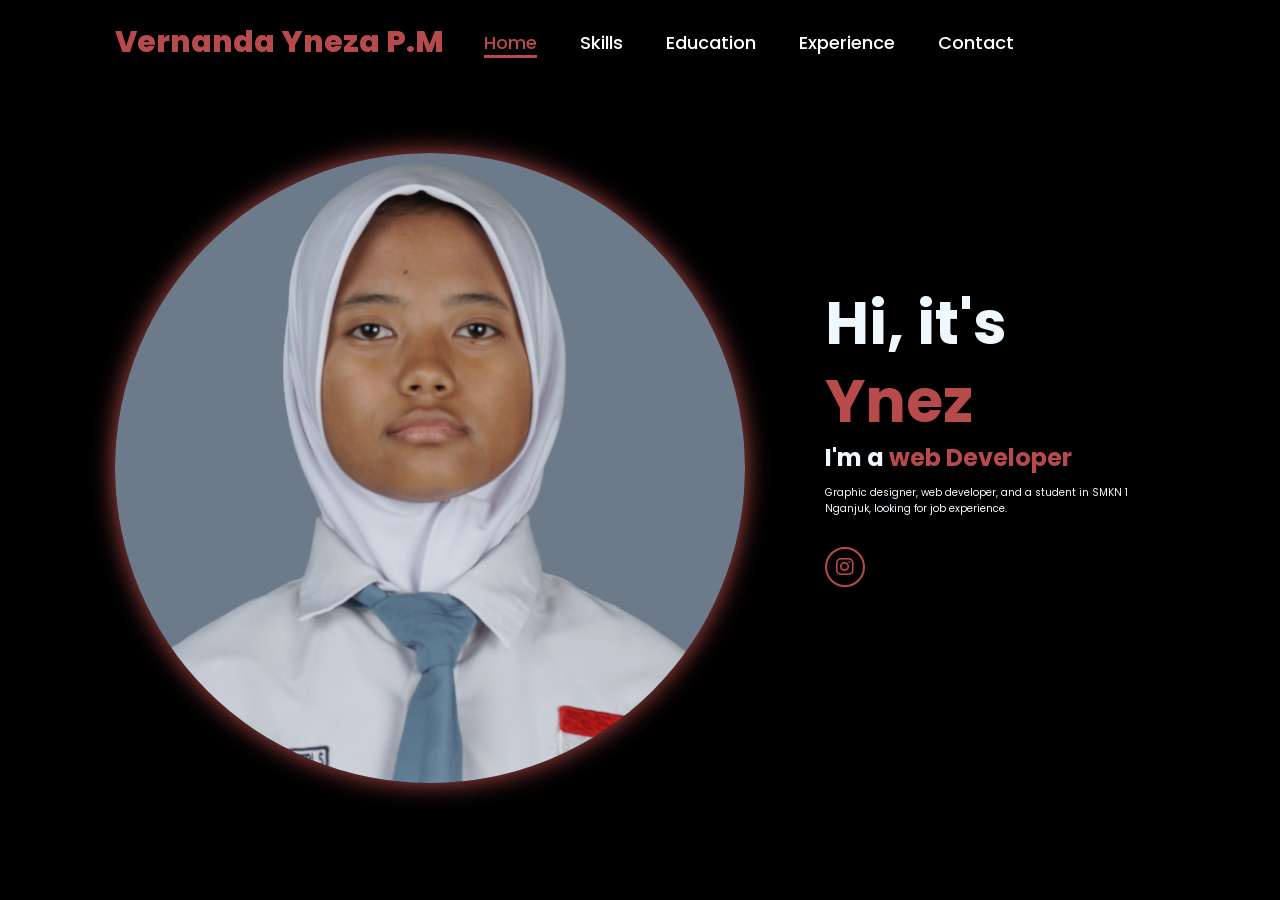
<file: index.html>
<!DOCTYPE html>
<html lang="en">
    <head>
        <meta charset="utf-8">
        <meta name="viewport" content="width=device-width, initial-scale=1">
        <title>Portofolio</title>
        <link rel="stylesheet" href="https://cdnjs.cloudflare.com/ajax/libs/font-awesome/6.5.2/css/all.min.css">
        <link rel="stylesheet" href="style.css">
        <link rel="stylesheet" href="Skills.html">
    </head>
    <body>
        <header>
            <a href="#" class="logo">Vernanda Yneza P.M</a>

            <nav>
                <a href="#" class="active">Home</a>
                <a href="Skills.html">Skills</a>
                <a href="education.html">Education</a>
                <a href="experience.html">Experience</a>
                <a href="contact.html">Contact</a>
            </nav>
        </header>
        <section class="home">
            <div class="home-img">
                <img src="DSC03709.JPG" alt="profil">
            </div>
            <div class="home-content">
                <h1>Hi, it's <span>Ynez</span></h1>
                <h3 class="typing-text">I'm a <span></span></h3>
                <p>Graphic designer, web developer, and a student in SMKN 1 Nganjuk, looking for job experience.</p>
                <div class="social-icons">
                    <div class="social-icons">
                        <a href="https://www.instagram.com/ynezz666/">
                            <i class="fab fa-instagram"></i>
                        </a>
                    </div>
                </div>
                
            </div>
        </section>
    </body>
</html>
</file>
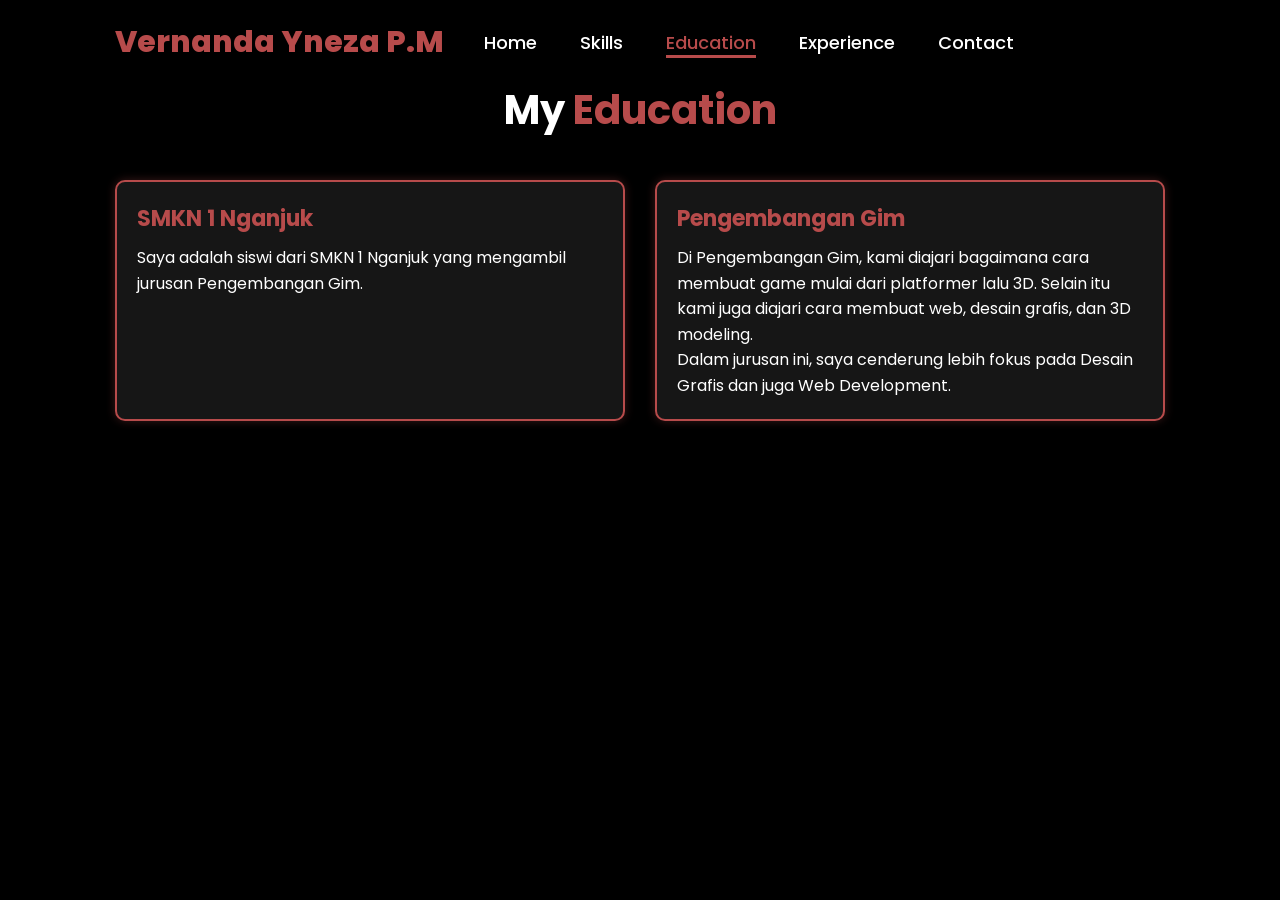
<file: education.html>
<!DOCTYPE html>
<html lang="en">
<head>
    <meta charset="UTF-8">
    <meta name="viewport" content="width=device-width, initial-scale=1.0">
    <title>My Education</title>
    <link rel="stylesheet" href="style.css">
    <link rel="stylesheet" href="index.html">
    <link rel="stylesheet" href="Skills.html">
</head>
<body>
    <header>
        <a href="index.html" class="logo">Vernanda Yneza P.M</a>
        <nav>
            <a href="index.html">Home</a>
            <a href="Skills.html">Skills</a>
            <a href="education.html" class="active">Education</a>
            <a href="experience.html">Experience</a>
            <a href="contact.html">Contact</a>
        </nav>
    </header>

    <section class="edu-section">
        <h1 class="section-title">My <span>Education</span></h1>
        <div class="edu-list">
            <div class="edu">
                <h3>SMKN 1 Nganjuk</h3>
                <p>Saya adalah siswi dari SMKN 1 Nganjuk yang mengambil jurusan Pengembangan Gim.</p>
            </div>
            <div class="edu">
                <h3>Pengembangan Gim</h3>
                <p>Di Pengembangan Gim, kami diajari bagaimana cara membuat game mulai dari platformer lalu 3D. Selain itu kami juga diajari cara membuat web, desain grafis, dan 3D modeling.</p>
                <p>Dalam jurusan ini, saya cenderung lebih fokus pada Desain Grafis dan juga Web Development.</p>
            </div>
    </section>
</body>
</html>
</file>
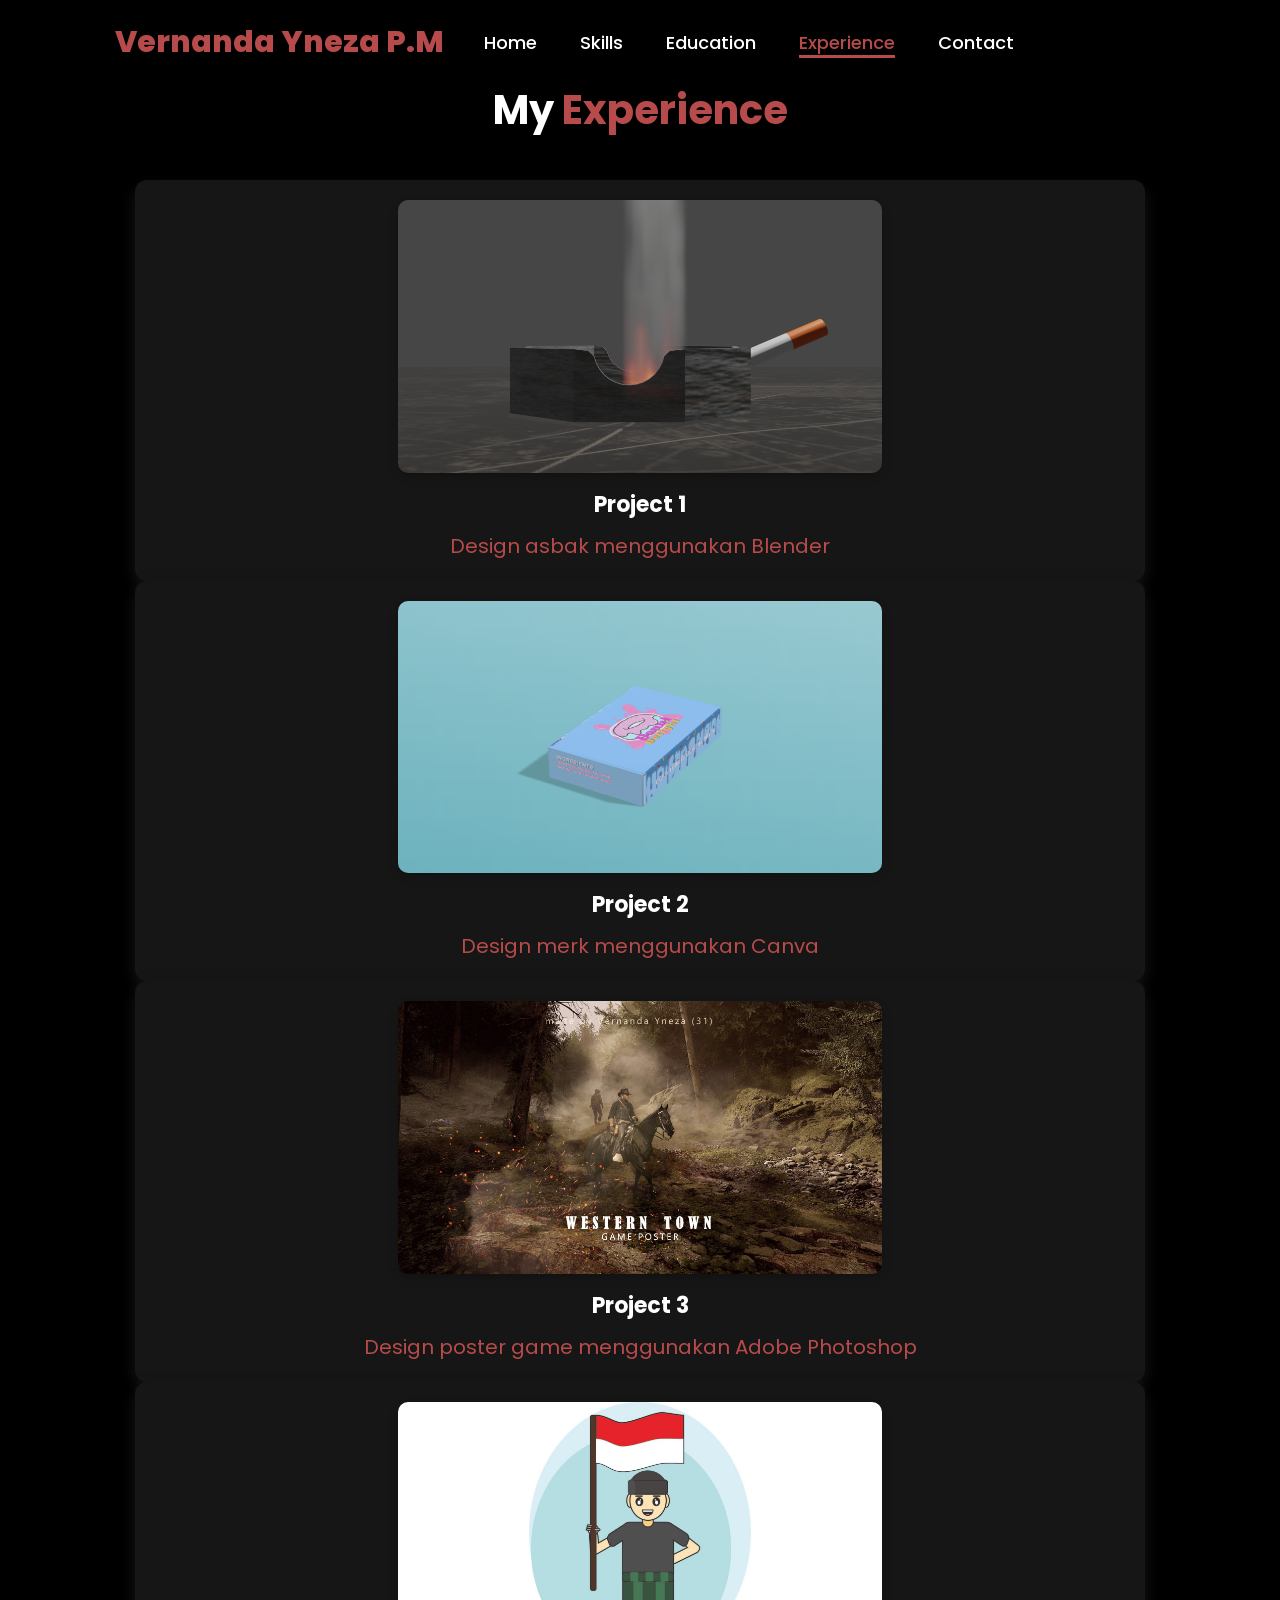
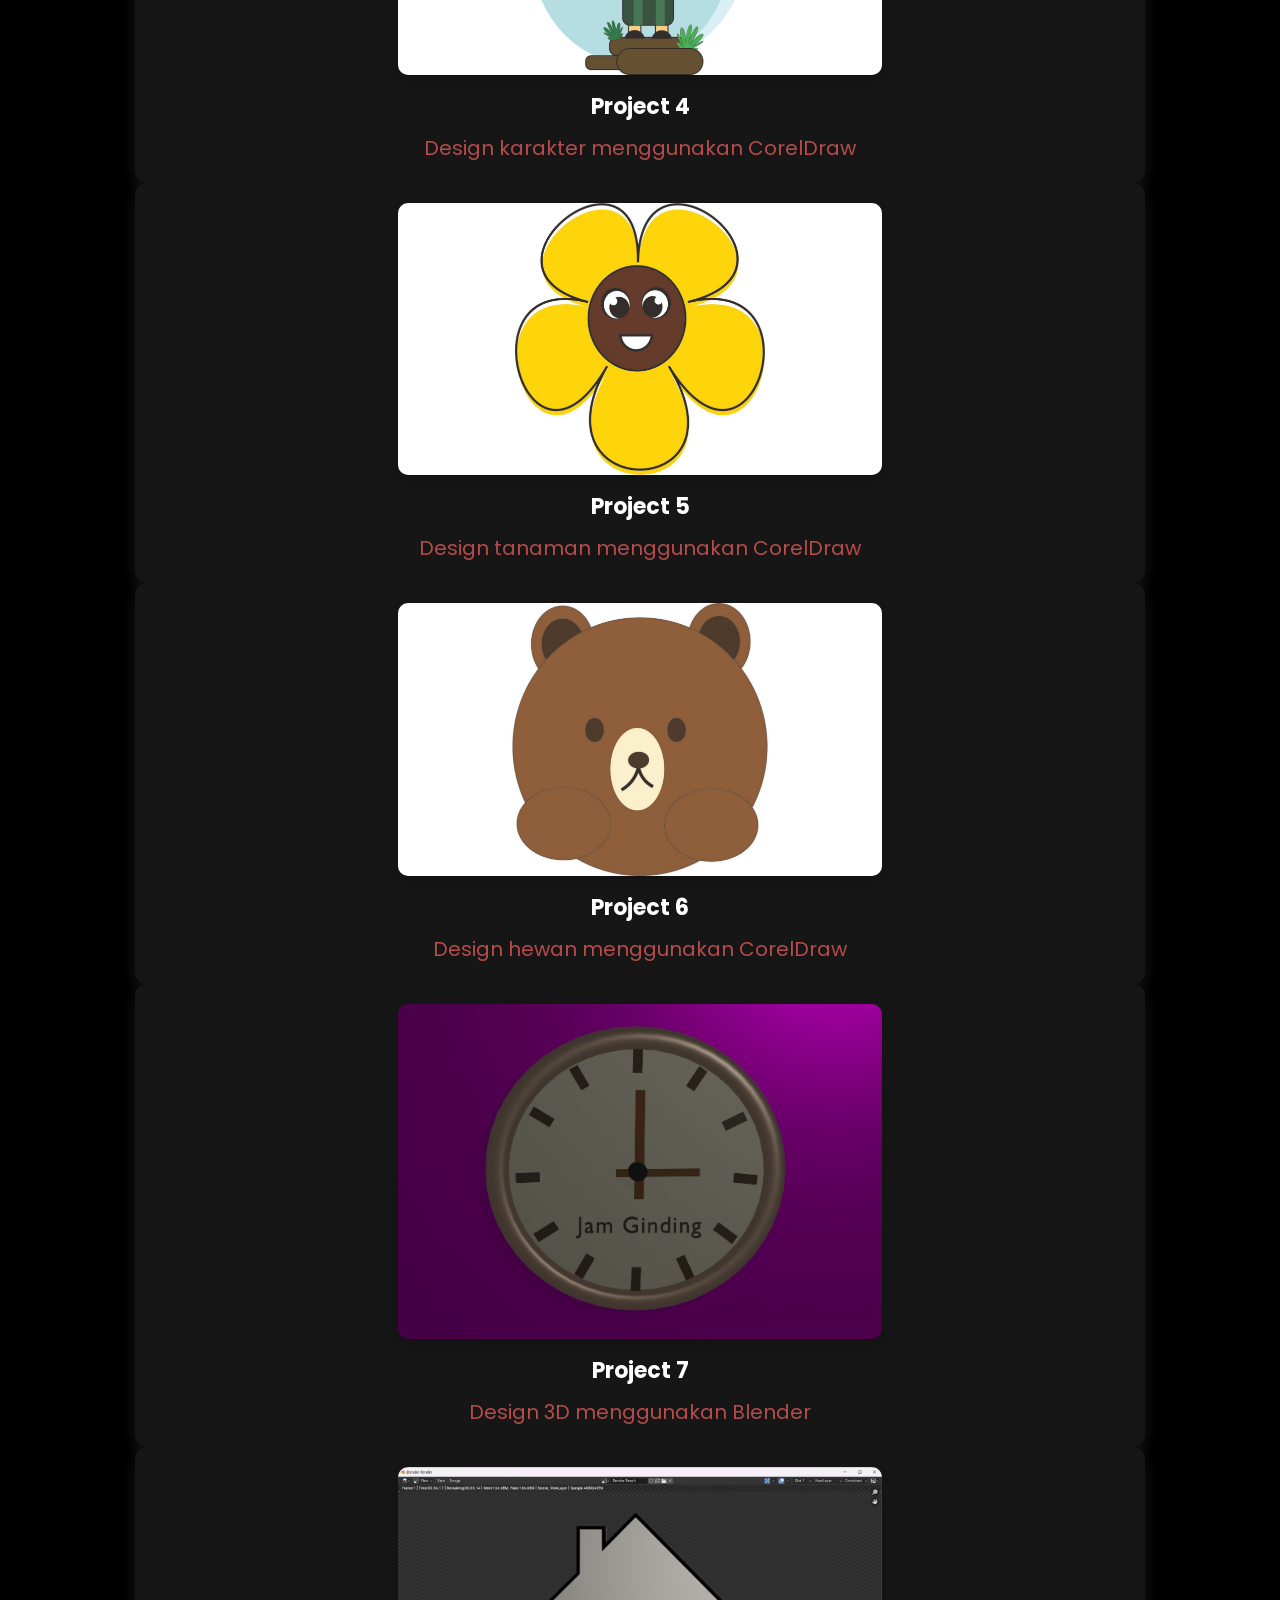
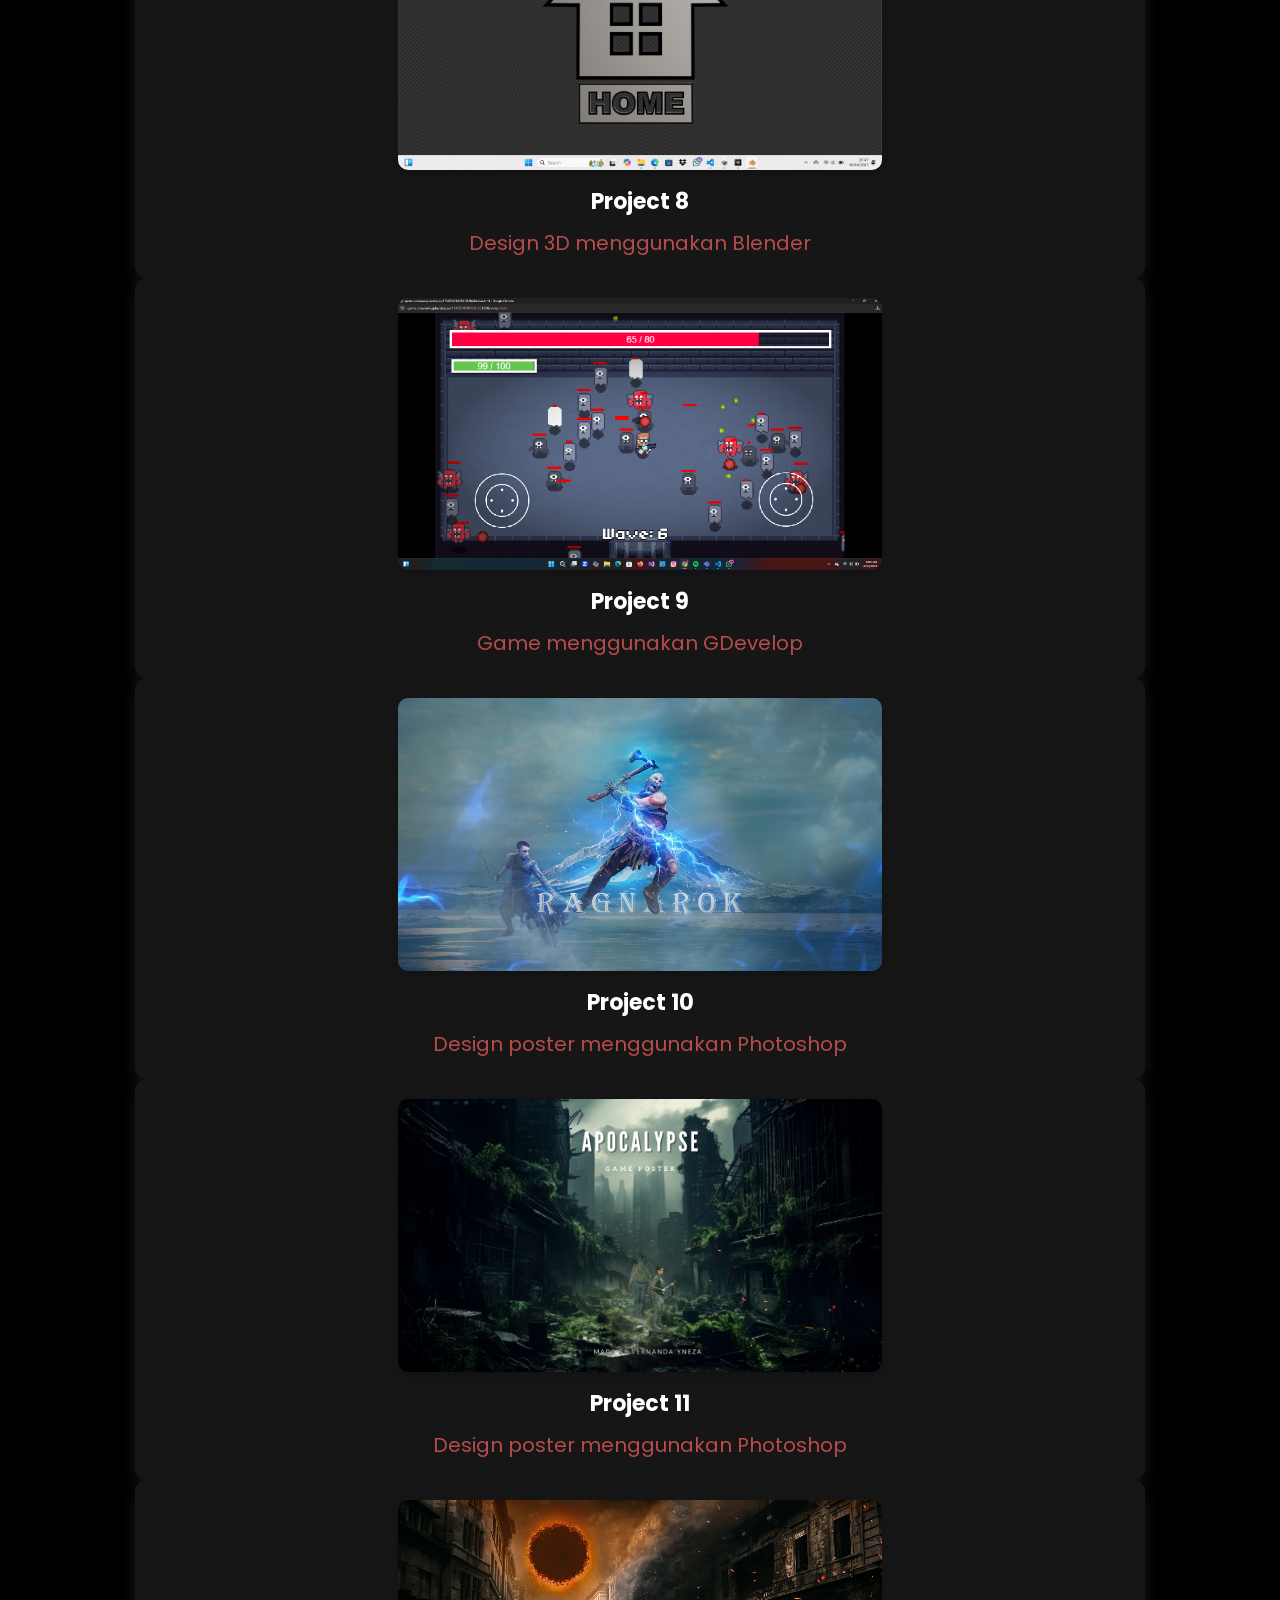
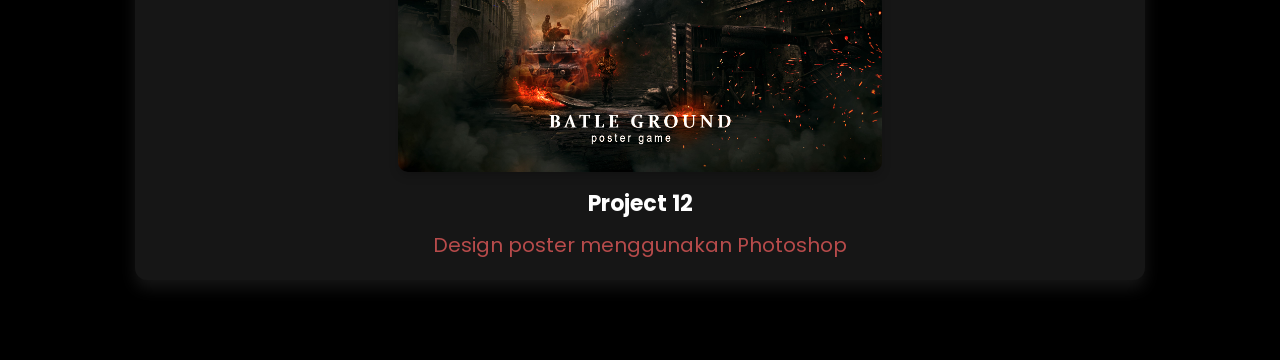
<file: experience.html>
<!DOCTYPE html>
<html lang="en">
<head>
    <meta charset="UTF-8">
    <meta name="viewport" content="width=device-width, initial-scale=1.0">
    <title>My Experience</title>
    <link rel="stylesheet" href="style.css">
    <link rel="stylesheet" href="index.html">
    <link rel="stylesheet" href="Skills.html">
</head>
<body>
    <header>
        <a href="index.html" class="logo">Vernanda Yneza P.M</a>
        <nav>
            <a href="index.html">Home</a>
            <a href="Skills.html">Skills</a>
            <a href="education.html">Education</a>
            <a href="experience.html" class="active">Experience</a>
            <a href="contact.html">Contact</a>
        </nav>
    </header>

    <section class="exp-section">
        <h1 class="section-title">My <span>Experience</span></h1>
        <div class="container">
            <div class="row">
                <div class="col-lg-4 col-md-6 mb-4" data-aos="zoom-in">
                    <div class="card">
                        <a href="31. Vernanda yneza p.m.png" data-lightnox="portofolio" data-title="Project 1">
                            <img src="31. Vernanda yneza p.m.png" class="card-img-top img-fluid" alt="Project 1">
                        </a>
                        <div class="card-body">
                            <h5 class="card-title">Project 1</h5>
                            <p class="card-text">Design asbak menggunakan Blender</p>
                        </div>
                    </div>
                </div>
                <div class="col-lg-4 col-md-6 mb-4" data-aos="zoom-in" data-aos-delay="200">
                    <div class="card">
                        <a href="render 4.png" data-lightbox="portofolio" data-little="Project 2">
                            <img src="render 4.png" alt="Project 2" class="card-img-top img-fluid" alt="Project 2">
                        </a>
                        <div class="card-body">
                            <h5 class="card-title">Project 2</h5>
                            <p class="card-text">Design merk menggunakan Canva</p>
                        </div>
                    </div>
                </div>
                <div class="col-lg-4 col-md-6 mb-4" data-aos="zoom-in"data-aos-delay="400">
                    <div class="card">
                        <a href="rdr v2 bright.jpg" data-lightbox="portofolio" data-little="Project 3">
                            <img src="rdr v2 bright.jpg" alt="Project 3" class="card-img-top img-fluid" alt="Project 3">
                        </a>
                        <div class="card-body">
                            <h5 class="card-title">Project 3</h5>
                            <p class="card-text">Design poster game menggunakan Adobe Photoshop</p>
                        </div>
                    </div>
                </div>
                <div class="col-lg-4 col-md-6 mb-4" data-aos="zoom-in"data-aos-delay="400">
                    <div class="card">
                        <a href="wong.jpg" data-lightbox="portofolio" data-little="Project 4">
                            <img src="wong.jpg" alt="Project 4" class="card-img-top img-fluid" alt="Project 4">
                        </a>
                        <div class="card-body">
                            <h5 class="card-title">Project 4</h5>
                            <p class="card-text">Design karakter menggunakan CorelDraw</p>
                        </div>
                    </div>
                </div>
                <div class="col-lg-4 col-md-6 mb-4" data-aos="zoom-in"data-aos-delay="400">
                    <div class="card">
                        <a href="sunflower.jpg" data-lightbox="portofolio" data-little="Project 5">
                            <img src="sunflower.jpg" alt="Project 5" class="card-img-top img-fluid" alt="Project 5">
                        </a>
                        <div class="card-body">
                            <h5 class="card-title">Project 5</h5>
                            <p class="card-text">Design tanaman menggunakan CorelDraw</p>
                        </div>
                    </div>
                </div>
                <div class="col-lg-4 col-md-6 mb-4" data-aos="zoom-in"data-aos-delay="400">
                    <div class="card">
                        <a href="bear.jpg" data-lightbox="portofolio" data-little="Project 6">
                            <img src="bear.jpg" alt="Project 6" class="card-img-top img-fluid" alt="Project 6">
                        </a>
                        <div class="card-body">
                            <h5 class="card-title">Project 6</h5>
                            <p class="card-text">Design hewan menggunakan CorelDraw</p>
                        </div>
                    </div>
                </div>
                <div class="col-lg-4 col-md-6 mb-4" data-aos="zoom-in"data-aos-delay="400">
                    <div class="card">
                        <a href="jam ginding.jpg" data-lightbox="portofolio" data-little="Project 7">
                            <img src="jam ginding.jpg" alt="Project 7" class="card-img-top img-fluid" alt="Project 7">
                        </a>
                        <div class="card-body">
                            <h5 class="card-title">Project 7</h5>
                            <p class="card-text">Design 3D menggunakan Blender</p>
                        </div>
                    </div>
                </div>
                <div class="col-lg-4 col-md-6 mb-4" data-aos="zoom-in"data-aos-delay="400">
                    <div class="card">
                        <a href="home.jpg" data-lightbox="portofolio" data-little="Project 8">
                            <img src="home.jpg" alt="Project 8" class="card-img-top img-fluid" alt="Project 8">
                        </a>
                        <div class="card-body">
                            <h5 class="card-title">Project 8</h5>
                            <p class="card-text">Design 3D menggunakan Blender</p>
                        </div>
                    </div>
                </div>
                <div class="col-lg-4 col-md-6 mb-4" data-aos="zoom-in"data-aos-delay="400">
                    <div class="card">
                        <a href="Screenshot 2025-04-30 080306.png" data-lightbox="portofolio" data-little="Project 9">
                            <img src="Screenshot 2025-04-30 080306.png" alt="Project 9" class="card-img-top img-fluid" alt="Project 9">
                        </a>
                        <div class="card-body">
                            <h5 class="card-title">Project 9</h5>
                            <p class="card-text">Game menggunakan GDevelop</p>
                        </div>
                    </div>
                </div>
                <div class="col-lg-4 col-md-6 mb-4" data-aos="zoom-in"data-aos-delay="400">
                    <div class="card">
                        <a href="ragnarok.jpg" data-lightbox="portofolio" data-little="Project 10">
                            <img src="ragnarok.jpg" alt="Project 10" class="card-img-top img-fluid" alt="Project 10">
                        </a>
                        <div class="card-body">
                            <h5 class="card-title">Project 10</h5>
                            <p class="card-text">Design poster menggunakan Photoshop</p>
                        </div>
                    </div>
                </div>
                <div class="col-lg-4 col-md-6 mb-4" data-aos="zoom-in"data-aos-delay="400">
                    <div class="card">
                        <a href="APOCALYPSE (1).jpg" data-lightbox="portofolio" data-little="Project 11">
                            <img src="APOCALYPSE (1).jpg" alt="Project 11" class="card-img-top img-fluid" alt="Project 11">
                        </a>
                        <div class="card-body">
                            <h5 class="card-title">Project 11</h5>
                            <p class="card-text">Design poster menggunakan Photoshop</p>
                        </div>
                    </div>
                </div>
                <div class="col-lg-4 col-md-6 mb-4" data-aos="zoom-in"data-aos-delay="400">
                    <div class="card">
                        <a href="tugas finale.jpg" data-lightbox="portofolio" data-little="Project 12">
                            <img src="tugas finale.jpg" alt="Project 12" class="card-img-top img-fluid" alt="Project 12">
                        </a>
                        <div class="card-body">
                            <h5 class="card-title">Project 12</h5>
                            <p class="card-text">Design poster menggunakan Photoshop</p>
                        </div>
                    </div>
                </div>
            </div>
        </div>
    </section>
</body>
</html>
</file>
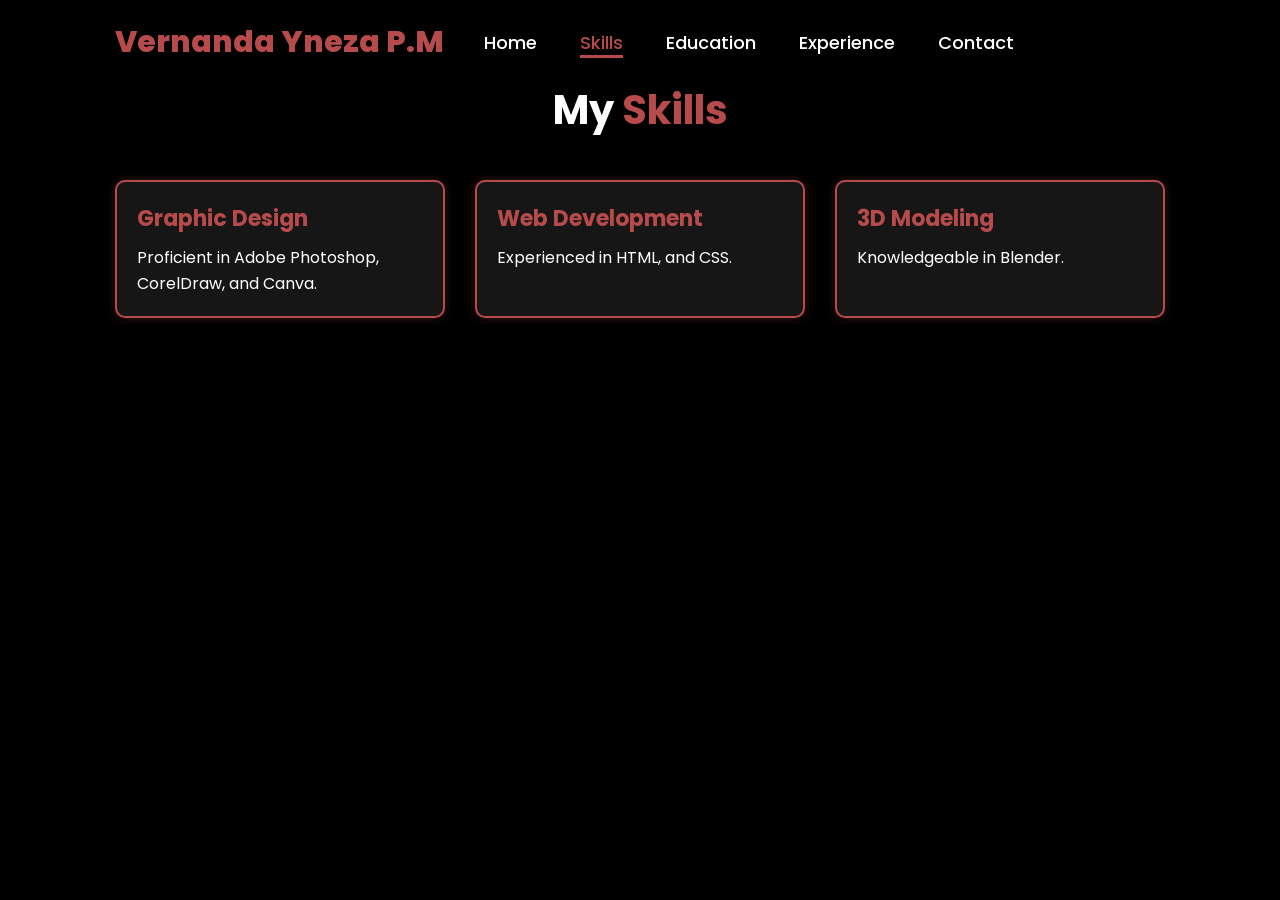
<file: Skills.html>
<!DOCTYPE html>
<html lang="en">
<head>
    <meta charset="UTF-8">
    <meta name="viewport" content="width=device-width, initial-scale=1.0">
    <title>My Skills</title>
    <link rel="stylesheet" href="style.css">
    <link rel="stylesheet" href="index.html">
</head>
<body>
    <header>
        <a href="index.html" class="logo">Vernanda Yneza P.M</a>
        <nav>
            <a href="index.html">Home</a>
            <a href="Skills.html" class="active">Skills</a>
            <a href="education.html">Education</a>
            <a href="experience.html">Experience</a>
            <a href="contact.html">Contact</a>
        </nav>
    </header>

    <section class="skills-section">
        <h1 class="section-title">My <span>Skills</span></h1>
        <div class="skills-list">
            <div class="skill">
                <h3>Graphic Design</h3>
                <p>Proficient in Adobe Photoshop, CorelDraw, and Canva.</p>
            </div>
            <div class="skill">
                <h3>Web Development</h3>
                <p>Experienced in HTML, and CSS.</p>
            </div>
            <div class="skill">
                <h3>3D Modeling</h3>
                <p>Knowledgeable in Blender.</p>
            </div>
        </div>
    </section>
</body>
</html>
</file>
<file: style.css>
@import url('https://fonts.googleapis.com/css2?family=Poppins:wght@100;200;300;400;500;600&display=swap');

*{
    margin:0%;
    padding: 0%;
    box-sizing: border-box;
    text-decoration: none;
    border: none;
    outline: none;
    font-family: 'Poppins', sans-serif;
}

html{
    font-size:62.5%;
}

body{
    width: 100%;
    height: 100vh;
    overflow-x: hidden;
    background-color: black;
    color: aliceblue;
}

header{
    margin-top: 20px;
    position: fixed;
    justify-content: space-between;
    align-items: center;
    padding: 0 9%;
    background-color: transparent;
    filter: drop-shadow(10px);
    display: flex;
    top: 0;
    left: 0;
    z-index: 100;
}

.logo{
    font-size: 3rem;
    color: #b74b4b;
    font-weight: 800;
    cursor: pointer;
    transition: 1s ease;
}

.logohover{
    transform: scale(1.1);
}

nav a{
    font-size: 1.8rem;
    color: white;
    margin-left: 4rem;
    font-weight: 500;
    transition: 0.5s ease;
    border-bottom: 3px solid transparent;
}

nav a:hover,
nav a.active{
    color: #b74b4b;
    border-bottom: 3px solid #b74b4b;
}

@media(max-width:995px){
    nav{
        position: absolute;
        display: none;
        top: 0;
        right: 0;;
        width: 40%;
        border-left: 3px solid #b74b4b;
        border-bottom: #b74b4b;
        border-top-left-radius: 2rem;
        padding: 1rem solid;
        background-color: #161616;
        border-top: 0.1rem solid rgba(0,0,0,1);
    }

    nav.active{
        display: block;
    }

    nav a{
        display: block;
        font-size: 2rem;
        margin: 3rem 0;
    }

    nav a:hover,
    nav a.active{
        padding: 1rem;
        border-radius: 0.5rem;
        border-bottom: 0.5 rem solid #b74b4b;
    }

    nav a:hover,
    nav a.active{
        padding: 1rem;
        border-radius: 0.5rem;
        border-bottom: 0.5rem solid #b74b4b;
    }
}

section{
    min-height: 100vh;
    padding: 0 9%;
}

.home{
    display: flex;
    justify-content: center;
    align-items: center;
    gap: 8rem;
    background-color: black;
}

.home .home-content h1{
    font-size: 6rem;
    font-weight: 700;
    line-height: 1.3;
}

span{
    color: #b74b4b;
}

.home .home-content h3{
    font-size: 4rem;
    margin-bottom: 1rem;
    font-weight: 700;
}

.home-img{
    border-radius: 50%;
}

.home-img img {
    position: relative;
    width: 32vw;          
    border-radius: 50%;       
    object-fit: cover;
    box-shadow: 0 0 25px #b74b4b; 
    cursor: pointer;
    transition: 0.3s linear;
}

.home-img img:hover{
    font-size:1.8rem;
    font-weight: 500;
}

.social-icons a{
    display: inline-flex;
    justify-content: center;
    align-items: center;
    width: 4rem;
    height: 4rem;
    background-color: transparent;
    border: 0.2rem solid #b74b4b;
    font-size: 2rem;
    border-radius: 50%;
    margin: 3rem 1.5rem 3rem 0;
    transition: 0.5s ease;
    color: #b74b4b;
}

.social-icons a:hover{
    color: black;
    transform: scale(1.3) translateY(-5px);
    box-shadow: 0 0 25px #b74b4b;
}

.btn{
    display: inline-block;
    padding:1rem 2.8rem;
    background-color: black;
    border-radius: 4rem;
    font-size: 1.6rem;
    color: #b74b4b;
    letter-spacing: 0.3rem;
    font-weight: 500;
    border: 2px solid #b74b4b;
    transition: 0.5s ease;
    cursor: pointer;
}

.btn:hover{
    transform: scale3d(1.03);
    background-color: #b74b4b;
    color: black;
    box-shadow: #b74b4b;
}

.typing-text{
    font-size: 34px;
    font-weight: 600;
    min-width: 280px;
}

.typing-text span{
    position: relative;
}

.typing-text span::before{
    content: "web Developer";
    color: #b74b4b;
    animation: words 20s infinite;
}

.typing-text span::after{
    content: "";
    background-color: black;
    position: absolute;
    width: calc(100% + 8px);
    height: 100%;
    border-left: 3px solid black;
    right: -8;
    animation: cursor 0.6s infinite;
}

@keyframes cursor{
    to{
        border-left: 3px solid #b74b4b;
    }
}

@keyframes words{
    0%, 20%{
        content: "3D Modeling";
    }
    21%, 60%{
        content: "Web Developer";
    }
    61%, 100%{
        content: "Graphic Desiginer";
    }
}

@media (max-width: 1000px){
    .home{
        gap: 4rem;
    }
}

@media(max-width:995px){
    .home{
        flex-direction: column;
        margin: 5rem 4rem;
    }
}

.home .home-content h3{
    font-size: 2.4rem;
}

.home-content h1{
    font-size: 5rem;
}

.home-img img{
    width: 70vh;
    margin-top: 4rem;
}

.skills-section {
    padding: 8rem 9%;
    background-color: black;
    color: white;
}

.section-title {
    font-size: 4rem;
    font-weight: 700;
    margin-bottom: 4rem;
    text-align: center;
}

.skills-list {
    display: grid;
    grid-template-columns: repeat(auto-fit, minmax(250px, 1fr));
    gap: 3rem;
}

.skill {
    background-color: #161616;
    padding: 2rem;
    border-radius: 1rem;
    border: 2px solid #b74b4b;
    box-shadow: 0 0 10px #b74b4b50;
}

.skill h3 {
    font-size: 2.2rem;
    margin-bottom: 1rem;
    color: #b74b4b;
}

.skill p {
    font-size: 1.6rem;
    line-height: 1.6;
}

.edu-section {
    padding: 8rem 9%;
    background-color: black;
    color: white;
}

.section-title {
    font-size: 4rem;
    font-weight: 700;
    margin-bottom: 4rem;
    text-align: center;
}

.edu-list {
    display: grid;
    grid-template-columns: repeat(auto-fit, minmax(250px, 1fr));
    gap: 3rem;
}

.edu {
    background-color: #161616;
    padding: 2rem;
    border-radius: 1rem;
    border: 2px solid #b74b4b;
    box-shadow: 0 0 10px #b74b4b50;
}

.edu h3 {
    font-size: 2.2rem;
    margin-bottom: 1rem;
    color: #b74b4b;
}

.edu p {
    font-size: 1.6rem;
    line-height: 1.6;
}

.exp-section {
    padding: 8rem 9%;
    background-color: rgb(0, 0, 0);
    color: white;
}

.section-title {
    font-size: 4rem;
    font-weight: 700;
    margin-bottom: 4rem;
    text-align: center;
}

.exp-section img {
    width: 50%; /* 50% smaller */
    display: block;
    margin: 0 auto;
    border-radius: 10px;
    box-shadow: 0 4px 10px rgba(0, 0, 0, 0.2);
    transition: transform 0.3s ease;
}

.exp-section img:hover {
    transform: scale(1.05);
}

.exp-section .card {
    background: #161616;
    border-radius: 12px;
    padding: 20px;
    text-align: center;
    box-shadow: 0 8px 16px #161616;
    transition: transform 0.3s ease, box-shadow 0.3s ease;
}

.exp-section .card:hover {
    transform: translateY(-5px);
    box-shadow: 0 12px 24px rgba(0,0,0,0.15);
}

.exp-section .card-title {
    margin: 15px 0 10px;
    font-size: 2.2em;
    font-weight: bold;
}

.exp-section .card-text {
    font-size: 2rem;
    color: #b74b4b;
}

.container {
    max-width: 1200px;
    margin: 0 auto;
    padding: 0 20px;
}


.whatsapp-btn {
    display: inline-block;
    background-color: #25D366;
    color: white;
    padding: 12px 20px;
    border-radius: 30px;
    text-decoration: none;
    font-size: 16px;
    transition: black 1s ease;
    margin-top: 20px;
    cursor: pointer;
}

.whatsapp-btn i {
    margin-right: 8px;
}

.whatsapp-btn:hover{
    transform: scale3d(1.03);
    background-color: #25D366;
    color: black;
    box-shadow: #00ff2a;
}

.con-section {
    padding: 8rem 9%;
    background-color: rgb(0, 0, 0);
    color: white;
}

.section-title {
    font-size: 4rem;
    font-weight: 700;
    margin-bottom: 4rem;
    text-align: center;
}
</file>
